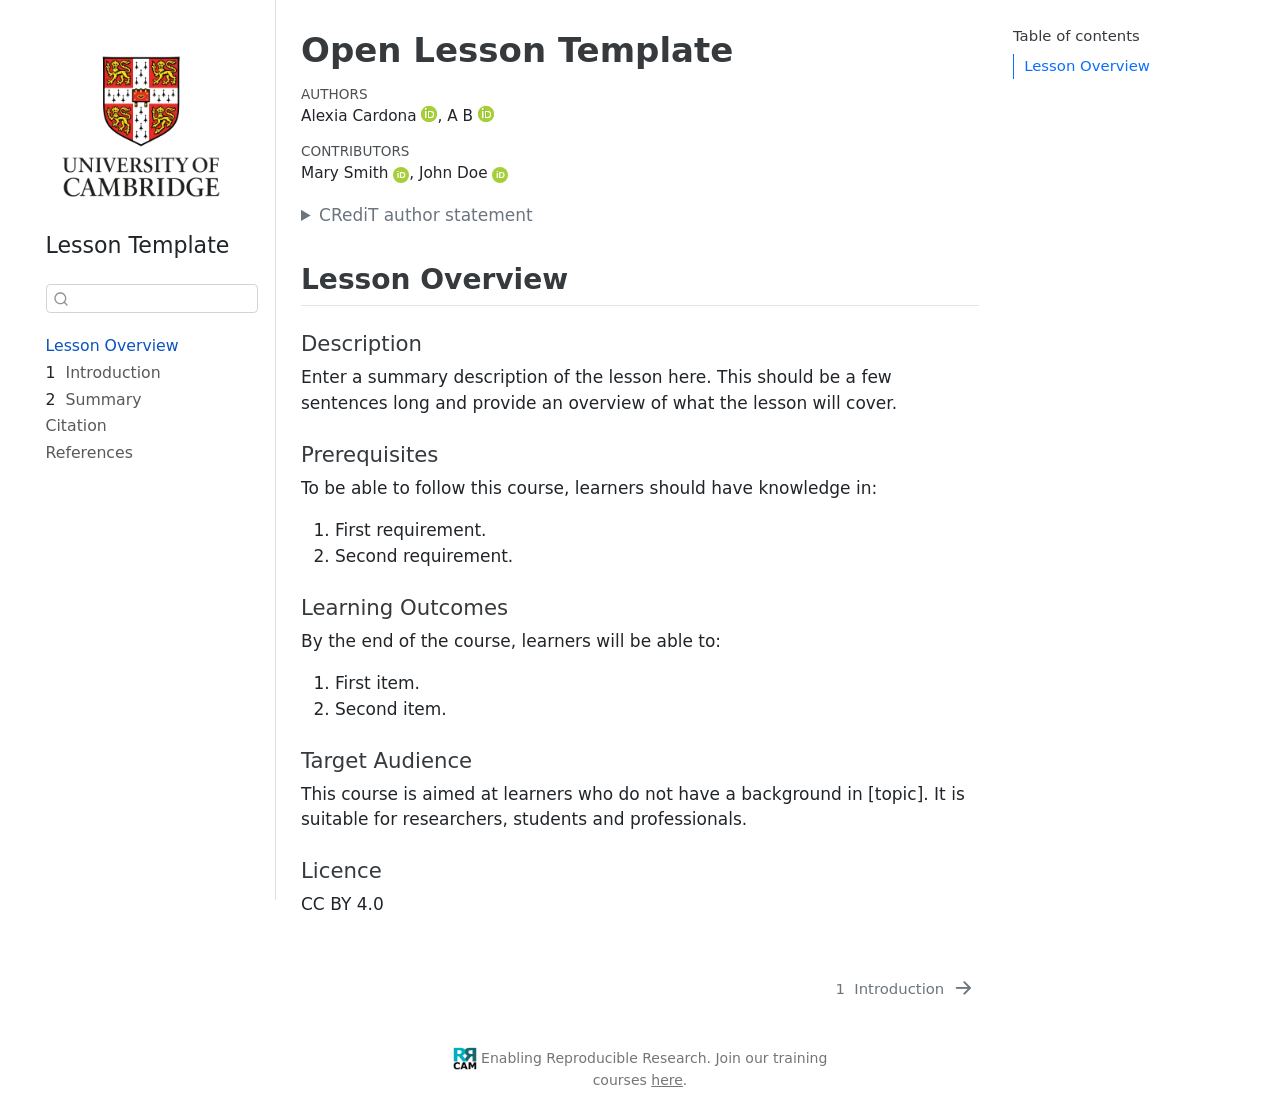
<file: docs/index.html>
<!DOCTYPE html>
<html xmlns="http://www.w3.org/1999/xhtml" lang="en" xml:lang="en"><head>

<meta charset="utf-8">
<meta name="generator" content="quarto-1.3.450">

<meta name="viewport" content="width=device-width, initial-scale=1.0, user-scalable=yes">

<meta name="author" content="Alexia Cardona">
<meta name="author" content="A B">

<title>Open Lesson Template</title>
<style>
code{white-space: pre-wrap;}
span.smallcaps{font-variant: small-caps;}
div.columns{display: flex; gap: min(4vw, 1.5em);}
div.column{flex: auto; overflow-x: auto;}
div.hanging-indent{margin-left: 1.5em; text-indent: -1.5em;}
ul.task-list{list-style: none;}
ul.task-list li input[type="checkbox"] {
  width: 0.8em;
  margin: 0 0.8em 0.2em -1em; /* quarto-specific, see https://github.com/quarto-dev/quarto-cli/issues/4556 */ 
  vertical-align: middle;
}
</style>


<script src="site_libs/quarto-nav/quarto-nav.js"></script>
<script src="site_libs/quarto-nav/headroom.min.js"></script>
<script src="site_libs/clipboard/clipboard.min.js"></script>
<script src="site_libs/quarto-search/autocomplete.umd.js"></script>
<script src="site_libs/quarto-search/fuse.min.js"></script>
<script src="site_libs/quarto-search/quarto-search.js"></script>
<meta name="quarto:offset" content="./">
<link href="./intro.html" rel="next">
<script src="site_libs/quarto-html/quarto.js"></script>
<script src="site_libs/quarto-html/popper.min.js"></script>
<script src="site_libs/quarto-html/tippy.umd.min.js"></script>
<script src="site_libs/quarto-html/anchor.min.js"></script>
<link href="site_libs/quarto-html/tippy.css" rel="stylesheet">
<link href="site_libs/quarto-html/quarto-syntax-highlighting.css" rel="stylesheet" id="quarto-text-highlighting-styles">
<script src="site_libs/bootstrap/bootstrap.min.js"></script>
<link href="site_libs/bootstrap/bootstrap-icons.css" rel="stylesheet">
<link href="site_libs/bootstrap/bootstrap.min.css" rel="stylesheet" id="quarto-bootstrap" data-mode="light">
<script id="quarto-search-options" type="application/json">{
  "location": "sidebar",
  "copy-button": false,
  "collapse-after": 3,
  "panel-placement": "start",
  "type": "textbox",
  "limit": 20,
  "language": {
    "search-no-results-text": "No results",
    "search-matching-documents-text": "matching documents",
    "search-copy-link-title": "Copy link to search",
    "search-hide-matches-text": "Hide additional matches",
    "search-more-match-text": "more match in this document",
    "search-more-matches-text": "more matches in this document",
    "search-clear-button-title": "Clear",
    "search-detached-cancel-button-title": "Cancel",
    "search-submit-button-title": "Submit",
    "search-label": "Search"
  }
}</script>


<link rel="stylesheet" href="styles.css">
</head>

<body class="nav-sidebar floating">

<div id="quarto-search-results"></div>
  <header id="quarto-header" class="headroom fixed-top">
  <nav class="quarto-secondary-nav">
    <div class="container-fluid d-flex">
      <button type="button" class="quarto-btn-toggle btn" data-bs-toggle="collapse" data-bs-target="#quarto-sidebar,#quarto-sidebar-glass" aria-controls="quarto-sidebar" aria-expanded="false" aria-label="Toggle sidebar navigation" onclick="if (window.quartoToggleHeadroom) { window.quartoToggleHeadroom(); }">
        <i class="bi bi-layout-text-sidebar-reverse"></i>
      </button>
      <nav class="quarto-page-breadcrumbs" aria-label="breadcrumb"><ol class="breadcrumb"><li class="breadcrumb-item"><a href="./index.html">Lesson Overview</a></li></ol></nav>
      <a class="flex-grow-1" role="button" data-bs-toggle="collapse" data-bs-target="#quarto-sidebar,#quarto-sidebar-glass" aria-controls="quarto-sidebar" aria-expanded="false" aria-label="Toggle sidebar navigation" onclick="if (window.quartoToggleHeadroom) { window.quartoToggleHeadroom(); }">      
      </a>
      <button type="button" class="btn quarto-search-button" aria-label="" onclick="window.quartoOpenSearch();">
        <i class="bi bi-search"></i>
      </button>
    </div>
  </nav>
</header>
<!-- content -->
<div id="quarto-content" class="quarto-container page-columns page-rows-contents page-layout-article">
<!-- sidebar -->
  <nav id="quarto-sidebar" class="sidebar collapse collapse-horizontal sidebar-navigation floating overflow-auto">
    <div class="pt-lg-2 mt-2 text-left sidebar-header sidebar-header-stacked">
      <a href="./index.html" class="sidebar-logo-link">
      <img src="./images/uoc-logo.png" alt="" class="sidebar-logo py-0 d-lg-inline d-none">
      </a>
    <div class="sidebar-title mb-0 py-0">
      <a href="./">Lesson Template</a> 
    </div>
      </div>
        <div class="mt-2 flex-shrink-0 align-items-center">
        <div class="sidebar-search">
        <div id="quarto-search" class="" title="Search"></div>
        </div>
        </div>
    <div class="sidebar-menu-container"> 
    <ul class="list-unstyled mt-1">
        <li class="sidebar-item">
  <div class="sidebar-item-container"> 
  <a href="./index.html" class="sidebar-item-text sidebar-link active">
 <span class="menu-text">Lesson Overview</span></a>
  </div>
</li>
        <li class="sidebar-item">
  <div class="sidebar-item-container"> 
  <a href="./intro.html" class="sidebar-item-text sidebar-link">
 <span class="menu-text"><span class="chapter-number">1</span>&nbsp; <span class="chapter-title">Introduction</span></span></a>
  </div>
</li>
        <li class="sidebar-item">
  <div class="sidebar-item-container"> 
  <a href="./summary.html" class="sidebar-item-text sidebar-link">
 <span class="menu-text"><span class="chapter-number">2</span>&nbsp; <span class="chapter-title">Summary</span></span></a>
  </div>
</li>
        <li class="sidebar-item">
  <div class="sidebar-item-container"> 
  <a href="./citation.html" class="sidebar-item-text sidebar-link">
 <span class="menu-text">Citation</span></a>
  </div>
</li>
        <li class="sidebar-item">
  <div class="sidebar-item-container"> 
  <a href="./references.html" class="sidebar-item-text sidebar-link">
 <span class="menu-text">References</span></a>
  </div>
</li>
    </ul>
    </div>
</nav>
<div id="quarto-sidebar-glass" data-bs-toggle="collapse" data-bs-target="#quarto-sidebar,#quarto-sidebar-glass"></div>
<!-- margin-sidebar -->
    <div id="quarto-margin-sidebar" class="sidebar margin-sidebar">
        <nav id="TOC" role="doc-toc" class="toc-active">
    <h2 id="toc-title">Table of contents</h2>
   
  <ul>
  <li><a href="#lesson-overview" id="toc-lesson-overview" class="nav-link active" data-scroll-target="#lesson-overview">Lesson Overview</a></li>
  </ul>
</nav>
    </div>
<!-- main -->
<main class="content" id="quarto-document-content">

<header id="title-block-header" class="quarto-title-block default">
<div class="quarto-title">
<h1 class="title">Open Lesson Template</h1>
</div>



<div class="quarto-title-meta">

    <div>
    <div class="quarto-title-meta-heading">Authors</div>
    <div class="quarto-title-meta-contents">
             <p>Alexia Cardona <a href="https://orcid.org/0000-0002-7877-5565" class="quarto-title-author-orcid"> <img src="[data-uri]"></a></p>
             <p>A B <a href="https://orcid.org/0000-0000-0000-0000" class="quarto-title-author-orcid"> <img src="[data-uri]"></a></p>
          </div>
  </div>
    
  
    
  </div>
  

</header>

<div id="contributors-list"><div class="quarto-title-meta-heading">Contributors</div><div class="quarto-title-meta-contents"><p>Mary Smith <a href="https://orcid.org/0000-0000-0000-0000" class="quarto-title-author-orcid" aria-label="ORCID profile"><span aria-hidden="true" style="display: inline-flex; align-items: center; justify-content: center; width: 16px; height: 16px; border-radius: 50%; background: #a6ce39; color: white; font: 700 9px/1 Arial, sans-serif;">iD</span></a>, John Doe <a href="https://orcid.org/0000-0000-0000-0000" class="quarto-title-author-orcid" aria-label="ORCID profile"><span aria-hidden="true" style="display: inline-flex; align-items: center; justify-content: center; width: 16px; height: 16px; border-radius: 50%; background: #a6ce39; color: white; font: 700 9px/1 Arial, sans-serif;">iD</span></a></p></div></div>
<details><summary>CRediT author statement</summary><div style="font-size: 0.8rem; line-height: 1.4;"><p style="margin: 0;">Alexia Cardona: Conceptualization, Methodology, Software, Writing - Original Draft</p><p style="margin: 0;">A B: Data Curation, Investigation, Writing - Review &amp; Editing</p></div></details>
<!--  this script is used to move the contributors list to the authors section of the book and to show multiple authors as comma separated list.  -->
<script>
const contributors = document.querySelector('#contributors-list');
const authorsHeading = Array.from(document.querySelectorAll('.quarto-title-meta-heading'))
    .find((heading) => heading.textContent.trim() === 'Authors');
const authorsContents = authorsHeading?.nextElementSibling;
if (authorsContents) {
    const authorParagraphs = Array.from(authorsContents.querySelectorAll('p'));
    if (authorParagraphs.length > 1) {
        const combinedAuthors = document.createElement('p');
        combinedAuthors.innerHTML = authorParagraphs.map((paragraph) => paragraph.innerHTML.trim()).join(', ');
        authorsContents.replaceChildren(combinedAuthors);
    }
}
const authorsBlock = authorsHeading?.parentElement;
if (contributors && authorsBlock) {
    authorsBlock.appendChild(contributors);
}
</script>
<script>
const creditStatement = document.querySelector('details');
const abstract = document.querySelector('#title-block-header .abstract');
if (creditStatement && abstract) {
    abstract.parentElement.insertBefore(creditStatement, abstract);
}
</script>
<section id="lesson-overview" class="level2 unnumbered">
<h2 class="unnumbered anchored" data-anchor-id="lesson-overview">Lesson Overview</h2>
<section id="description" class="level4">
<h4 class="anchored" data-anchor-id="description">Description</h4>
<p>Enter a summary description of the lesson here. This should be a few sentences long and provide an overview of what the lesson will cover.</p>
</section>
<section id="prerequisites" class="level4">
<h4 class="anchored" data-anchor-id="prerequisites">Prerequisites</h4>
<p>To be able to follow this course, learners should have knowledge in:</p>
<ol type="1">
<li>First requirement.<br>
</li>
<li>Second requirement.</li>
</ol>
</section>
<section id="learning-outcomes" class="level4">
<h4 class="anchored" data-anchor-id="learning-outcomes">Learning Outcomes</h4>
By the end of the course, learners will be able to:
<p></p>
<ol type="1">
<li>First item.</li>
<li>Second item.</li>
</ol>
</section>
<section id="target-audience" class="level4">
<h4 class="anchored" data-anchor-id="target-audience">Target Audience</h4>
<p>This course is aimed at learners who do not have a background in [topic]. It is suitable for researchers, students and professionals.</p>
</section>
<section id="licence" class="level4">
<h4 class="anchored" data-anchor-id="licence">Licence</h4>
<p>CC BY 4.0</p>


</section>
</section>

</main> <!-- /main -->
<script>
document.querySelectorAll('.callout[data-activity-number]').forEach((activity) => {
  const title = activity.querySelector('.callout-title-container');
  if (title) {
    title.textContent = `Activity ${activity.dataset.activityNumber}: ${activity.getAttribute('title')}`;

    const levelInfo = document.createElement('button');
    levelInfo.type = 'button';
    levelInfo.className = 'activity-level-info';
    levelInfo.setAttribute('aria-label', 'Explain activity levels');
    levelInfo.setAttribute('aria-expanded', 'false');
    levelInfo.textContent = 'i';

    const levelPopup = document.createElement('div');
    levelPopup.className = 'activity-level-popup';
    levelPopup.setAttribute('role', 'tooltip');
    levelPopup.hidden = true;
    levelPopup.innerHTML = '<strong>Activity levels</strong><br>●○○ Beginner: introductory concepts and guided steps.<br>●●○ Intermediate: some prior knowledge and independent application.<br>●●● Advanced: complex tasks requiring substantial prior knowledge.';

    levelInfo.addEventListener('click', () => {
      levelPopup.hidden = !levelPopup.hidden;
      levelInfo.setAttribute('aria-expanded', String(!levelPopup.hidden));
    });

    title.append(levelInfo, levelPopup);
  }
});
</script>
<script id="quarto-html-after-body" type="application/javascript">
window.document.addEventListener("DOMContentLoaded", function (event) {
  const toggleBodyColorMode = (bsSheetEl) => {
    const mode = bsSheetEl.getAttribute("data-mode");
    const bodyEl = window.document.querySelector("body");
    if (mode === "dark") {
      bodyEl.classList.add("quarto-dark");
      bodyEl.classList.remove("quarto-light");
    } else {
      bodyEl.classList.add("quarto-light");
      bodyEl.classList.remove("quarto-dark");
    }
  }
  const toggleBodyColorPrimary = () => {
    const bsSheetEl = window.document.querySelector("link#quarto-bootstrap");
    if (bsSheetEl) {
      toggleBodyColorMode(bsSheetEl);
    }
  }
  toggleBodyColorPrimary();  
  const icon = "";
  const anchorJS = new window.AnchorJS();
  anchorJS.options = {
    placement: 'right',
    icon: icon
  };
  anchorJS.add('.anchored');
  const isCodeAnnotation = (el) => {
    for (const clz of el.classList) {
      if (clz.startsWith('code-annotation-')) {                     
        return true;
      }
    }
    return false;
  }
  const clipboard = new window.ClipboardJS('.code-copy-button', {
    text: function(trigger) {
      const codeEl = trigger.previousElementSibling.cloneNode(true);
      for (const childEl of codeEl.children) {
        if (isCodeAnnotation(childEl)) {
          childEl.remove();
        }
      }
      return codeEl.innerText;
    }
  });
  clipboard.on('success', function(e) {
    // button target
    const button = e.trigger;
    // don't keep focus
    button.blur();
    // flash "checked"
    button.classList.add('code-copy-button-checked');
    var currentTitle = button.getAttribute("title");
    button.setAttribute("title", "Copied!");
    let tooltip;
    if (window.bootstrap) {
      button.setAttribute("data-bs-toggle", "tooltip");
      button.setAttribute("data-bs-placement", "left");
      button.setAttribute("data-bs-title", "Copied!");
      tooltip = new bootstrap.Tooltip(button, 
        { trigger: "manual", 
          customClass: "code-copy-button-tooltip",
          offset: [0, -8]});
      tooltip.show();    
    }
    setTimeout(function() {
      if (tooltip) {
        tooltip.hide();
        button.removeAttribute("data-bs-title");
        button.removeAttribute("data-bs-toggle");
        button.removeAttribute("data-bs-placement");
      }
      button.setAttribute("title", currentTitle);
      button.classList.remove('code-copy-button-checked');
    }, 1000);
    // clear code selection
    e.clearSelection();
  });
  function tippyHover(el, contentFn) {
    const config = {
      allowHTML: true,
      content: contentFn,
      maxWidth: 500,
      delay: 100,
      arrow: false,
      appendTo: function(el) {
          return el.parentElement;
      },
      interactive: true,
      interactiveBorder: 10,
      theme: 'quarto',
      placement: 'bottom-start'
    };
    window.tippy(el, config); 
  }
  const noterefs = window.document.querySelectorAll('a[role="doc-noteref"]');
  for (var i=0; i<noterefs.length; i++) {
    const ref = noterefs[i];
    tippyHover(ref, function() {
      // use id or data attribute instead here
      let href = ref.getAttribute('data-footnote-href') || ref.getAttribute('href');
      try { href = new URL(href).hash; } catch {}
      const id = href.replace(/^#\/?/, "");
      const note = window.document.getElementById(id);
      return note.innerHTML;
    });
  }
      let selectedAnnoteEl;
      const selectorForAnnotation = ( cell, annotation) => {
        let cellAttr = 'data-code-cell="' + cell + '"';
        let lineAttr = 'data-code-annotation="' +  annotation + '"';
        const selector = 'span[' + cellAttr + '][' + lineAttr + ']';
        return selector;
      }
      const selectCodeLines = (annoteEl) => {
        const doc = window.document;
        const targetCell = annoteEl.getAttribute("data-target-cell");
        const targetAnnotation = annoteEl.getAttribute("data-target-annotation");
        const annoteSpan = window.document.querySelector(selectorForAnnotation(targetCell, targetAnnotation));
        const lines = annoteSpan.getAttribute("data-code-lines").split(",");
        const lineIds = lines.map((line) => {
          return targetCell + "-" + line;
        })
        let top = null;
        let height = null;
        let parent = null;
        if (lineIds.length > 0) {
            //compute the position of the single el (top and bottom and make a div)
            const el = window.document.getElementById(lineIds[0]);
            top = el.offsetTop;
            height = el.offsetHeight;
            parent = el.parentElement.parentElement;
          if (lineIds.length > 1) {
            const lastEl = window.document.getElementById(lineIds[lineIds.length - 1]);
            const bottom = lastEl.offsetTop + lastEl.offsetHeight;
            height = bottom - top;
          }
          if (top !== null && height !== null && parent !== null) {
            // cook up a div (if necessary) and position it 
            let div = window.document.getElementById("code-annotation-line-highlight");
            if (div === null) {
              div = window.document.createElement("div");
              div.setAttribute("id", "code-annotation-line-highlight");
              div.style.position = 'absolute';
              parent.appendChild(div);
            }
            div.style.top = top - 2 + "px";
            div.style.height = height + 4 + "px";
            let gutterDiv = window.document.getElementById("code-annotation-line-highlight-gutter");
            if (gutterDiv === null) {
              gutterDiv = window.document.createElement("div");
              gutterDiv.setAttribute("id", "code-annotation-line-highlight-gutter");
              gutterDiv.style.position = 'absolute';
              const codeCell = window.document.getElementById(targetCell);
              const gutter = codeCell.querySelector('.code-annotation-gutter');
              gutter.appendChild(gutterDiv);
            }
            gutterDiv.style.top = top - 2 + "px";
            gutterDiv.style.height = height + 4 + "px";
          }
          selectedAnnoteEl = annoteEl;
        }
      };
      const unselectCodeLines = () => {
        const elementsIds = ["code-annotation-line-highlight", "code-annotation-line-highlight-gutter"];
        elementsIds.forEach((elId) => {
          const div = window.document.getElementById(elId);
          if (div) {
            div.remove();
          }
        });
        selectedAnnoteEl = undefined;
      };
      // Attach click handler to the DT
      const annoteDls = window.document.querySelectorAll('dt[data-target-cell]');
      for (const annoteDlNode of annoteDls) {
        annoteDlNode.addEventListener('click', (event) => {
          const clickedEl = event.target;
          if (clickedEl !== selectedAnnoteEl) {
            unselectCodeLines();
            const activeEl = window.document.querySelector('dt[data-target-cell].code-annotation-active');
            if (activeEl) {
              activeEl.classList.remove('code-annotation-active');
            }
            selectCodeLines(clickedEl);
            clickedEl.classList.add('code-annotation-active');
          } else {
            // Unselect the line
            unselectCodeLines();
            clickedEl.classList.remove('code-annotation-active');
          }
        });
      }
  const findCites = (el) => {
    const parentEl = el.parentElement;
    if (parentEl) {
      const cites = parentEl.dataset.cites;
      if (cites) {
        return {
          el,
          cites: cites.split(' ')
        };
      } else {
        return findCites(el.parentElement)
      }
    } else {
      return undefined;
    }
  };
  var bibliorefs = window.document.querySelectorAll('a[role="doc-biblioref"]');
  for (var i=0; i<bibliorefs.length; i++) {
    const ref = bibliorefs[i];
    const citeInfo = findCites(ref);
    if (citeInfo) {
      tippyHover(citeInfo.el, function() {
        var popup = window.document.createElement('div');
        citeInfo.cites.forEach(function(cite) {
          var citeDiv = window.document.createElement('div');
          citeDiv.classList.add('hanging-indent');
          citeDiv.classList.add('csl-entry');
          var biblioDiv = window.document.getElementById('ref-' + cite);
          if (biblioDiv) {
            citeDiv.innerHTML = biblioDiv.innerHTML;
          }
          popup.appendChild(citeDiv);
        });
        return popup.innerHTML;
      });
    }
  }
});
</script>
<nav class="page-navigation">
  <div class="nav-page nav-page-previous">
  </div>
  <div class="nav-page nav-page-next">
      <a href="./intro.html" class="pagination-link">
        <span class="nav-page-text"><span class="chapter-number">1</span>&nbsp; <span class="chapter-title">Introduction</span></span> <i class="bi bi-arrow-right-short"></i>
      </a>
  </div>
</nav>
</div> <!-- /content -->
<footer class="footer">
  <div class="nav-footer">
    <div class="nav-footer-left">
      &nbsp;
    </div>   
    <div class="nav-footer-center"><img src="images/rrcam-logo.webp" class="img-fluid" width="24" alt="RRCam logo"> Enabling Reproducible Research. Join our training courses <a href="https://www.reproducibleresearchcambridge.co.uk/">here</a>.</div>
    <div class="nav-footer-right">
      &nbsp;
    </div>
  </div>
</footer>



</body></html>
</file>
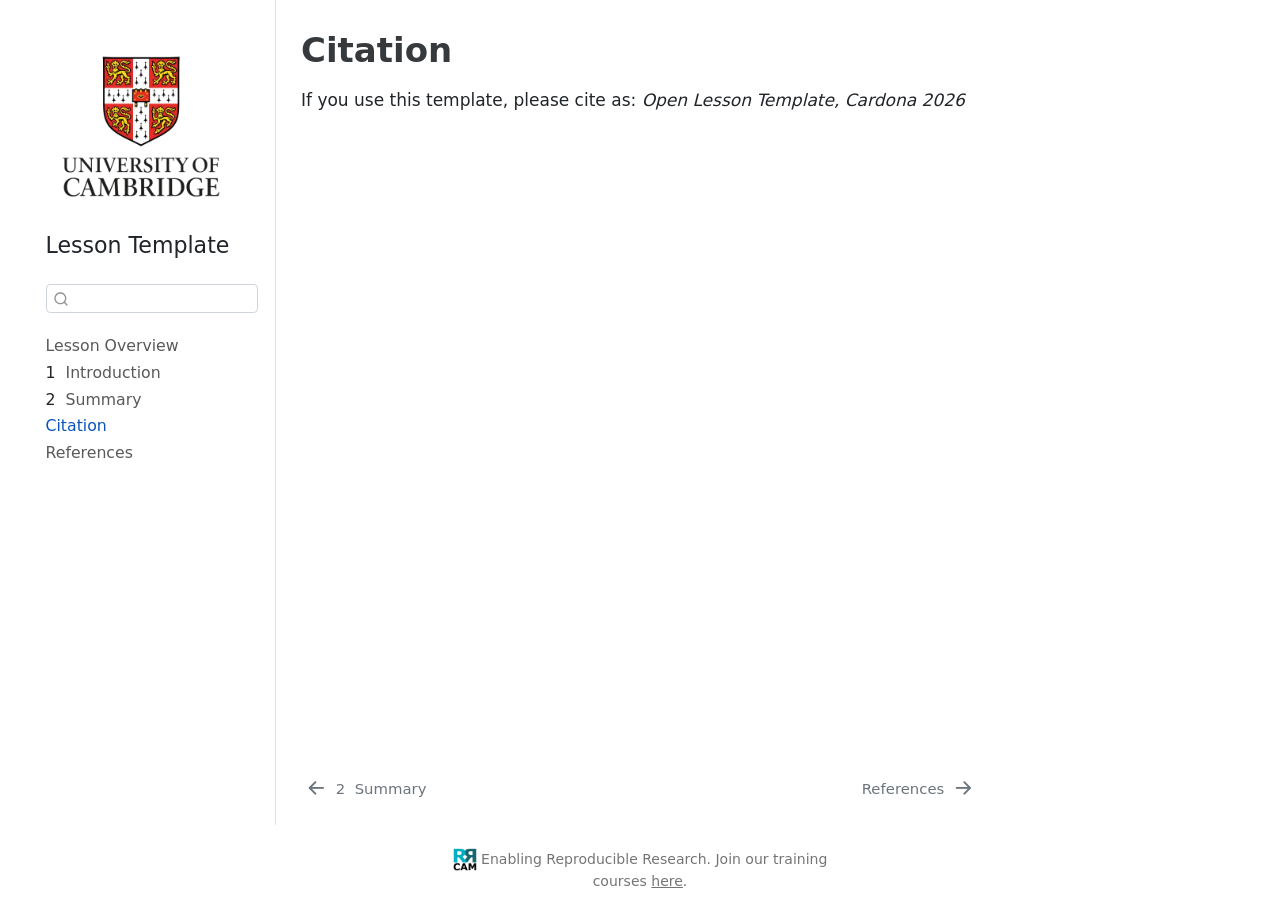
<file: docs/citation.html>
<!DOCTYPE html>
<html xmlns="http://www.w3.org/1999/xhtml" lang="en" xml:lang="en"><head>

<meta charset="utf-8">
<meta name="generator" content="quarto-1.3.450">

<meta name="viewport" content="width=device-width, initial-scale=1.0, user-scalable=yes">


<title>Open Lesson Template - Citation</title>
<style>
code{white-space: pre-wrap;}
span.smallcaps{font-variant: small-caps;}
div.columns{display: flex; gap: min(4vw, 1.5em);}
div.column{flex: auto; overflow-x: auto;}
div.hanging-indent{margin-left: 1.5em; text-indent: -1.5em;}
ul.task-list{list-style: none;}
ul.task-list li input[type="checkbox"] {
  width: 0.8em;
  margin: 0 0.8em 0.2em -1em; /* quarto-specific, see https://github.com/quarto-dev/quarto-cli/issues/4556 */ 
  vertical-align: middle;
}
</style>


<script src="site_libs/quarto-nav/quarto-nav.js"></script>
<script src="site_libs/quarto-nav/headroom.min.js"></script>
<script src="site_libs/clipboard/clipboard.min.js"></script>
<script src="site_libs/quarto-search/autocomplete.umd.js"></script>
<script src="site_libs/quarto-search/fuse.min.js"></script>
<script src="site_libs/quarto-search/quarto-search.js"></script>
<meta name="quarto:offset" content="./">
<link href="./references.html" rel="next">
<link href="./summary.html" rel="prev">
<script src="site_libs/quarto-html/quarto.js"></script>
<script src="site_libs/quarto-html/popper.min.js"></script>
<script src="site_libs/quarto-html/tippy.umd.min.js"></script>
<script src="site_libs/quarto-html/anchor.min.js"></script>
<link href="site_libs/quarto-html/tippy.css" rel="stylesheet">
<link href="site_libs/quarto-html/quarto-syntax-highlighting.css" rel="stylesheet" id="quarto-text-highlighting-styles">
<script src="site_libs/bootstrap/bootstrap.min.js"></script>
<link href="site_libs/bootstrap/bootstrap-icons.css" rel="stylesheet">
<link href="site_libs/bootstrap/bootstrap.min.css" rel="stylesheet" id="quarto-bootstrap" data-mode="light">
<script id="quarto-search-options" type="application/json">{
  "location": "sidebar",
  "copy-button": false,
  "collapse-after": 3,
  "panel-placement": "start",
  "type": "textbox",
  "limit": 20,
  "language": {
    "search-no-results-text": "No results",
    "search-matching-documents-text": "matching documents",
    "search-copy-link-title": "Copy link to search",
    "search-hide-matches-text": "Hide additional matches",
    "search-more-match-text": "more match in this document",
    "search-more-matches-text": "more matches in this document",
    "search-clear-button-title": "Clear",
    "search-detached-cancel-button-title": "Cancel",
    "search-submit-button-title": "Submit",
    "search-label": "Search"
  }
}</script>


<link rel="stylesheet" href="styles.css">
</head>

<body class="nav-sidebar floating">

<div id="quarto-search-results"></div>
  <header id="quarto-header" class="headroom fixed-top">
  <nav class="quarto-secondary-nav">
    <div class="container-fluid d-flex">
      <button type="button" class="quarto-btn-toggle btn" data-bs-toggle="collapse" data-bs-target="#quarto-sidebar,#quarto-sidebar-glass" aria-controls="quarto-sidebar" aria-expanded="false" aria-label="Toggle sidebar navigation" onclick="if (window.quartoToggleHeadroom) { window.quartoToggleHeadroom(); }">
        <i class="bi bi-layout-text-sidebar-reverse"></i>
      </button>
      <nav class="quarto-page-breadcrumbs" aria-label="breadcrumb"><ol class="breadcrumb"><li class="breadcrumb-item"><a href="./citation.html">Citation</a></li></ol></nav>
      <a class="flex-grow-1" role="button" data-bs-toggle="collapse" data-bs-target="#quarto-sidebar,#quarto-sidebar-glass" aria-controls="quarto-sidebar" aria-expanded="false" aria-label="Toggle sidebar navigation" onclick="if (window.quartoToggleHeadroom) { window.quartoToggleHeadroom(); }">      
      </a>
      <button type="button" class="btn quarto-search-button" aria-label="" onclick="window.quartoOpenSearch();">
        <i class="bi bi-search"></i>
      </button>
    </div>
  </nav>
</header>
<!-- content -->
<div id="quarto-content" class="quarto-container page-columns page-rows-contents page-layout-article">
<!-- sidebar -->
  <nav id="quarto-sidebar" class="sidebar collapse collapse-horizontal sidebar-navigation floating overflow-auto">
    <div class="pt-lg-2 mt-2 text-left sidebar-header sidebar-header-stacked">
      <a href="./index.html" class="sidebar-logo-link">
      <img src="./images/uoc-logo.png" alt="" class="sidebar-logo py-0 d-lg-inline d-none">
      </a>
    <div class="sidebar-title mb-0 py-0">
      <a href="./">Lesson Template</a> 
    </div>
      </div>
        <div class="mt-2 flex-shrink-0 align-items-center">
        <div class="sidebar-search">
        <div id="quarto-search" class="" title="Search"></div>
        </div>
        </div>
    <div class="sidebar-menu-container"> 
    <ul class="list-unstyled mt-1">
        <li class="sidebar-item">
  <div class="sidebar-item-container"> 
  <a href="./index.html" class="sidebar-item-text sidebar-link">
 <span class="menu-text">Lesson Overview</span></a>
  </div>
</li>
        <li class="sidebar-item">
  <div class="sidebar-item-container"> 
  <a href="./intro.html" class="sidebar-item-text sidebar-link">
 <span class="menu-text"><span class="chapter-number">1</span>&nbsp; <span class="chapter-title">Introduction</span></span></a>
  </div>
</li>
        <li class="sidebar-item">
  <div class="sidebar-item-container"> 
  <a href="./summary.html" class="sidebar-item-text sidebar-link">
 <span class="menu-text"><span class="chapter-number">2</span>&nbsp; <span class="chapter-title">Summary</span></span></a>
  </div>
</li>
        <li class="sidebar-item">
  <div class="sidebar-item-container"> 
  <a href="./citation.html" class="sidebar-item-text sidebar-link active">
 <span class="menu-text">Citation</span></a>
  </div>
</li>
        <li class="sidebar-item">
  <div class="sidebar-item-container"> 
  <a href="./references.html" class="sidebar-item-text sidebar-link">
 <span class="menu-text">References</span></a>
  </div>
</li>
    </ul>
    </div>
</nav>
<div id="quarto-sidebar-glass" data-bs-toggle="collapse" data-bs-target="#quarto-sidebar,#quarto-sidebar-glass"></div>
<!-- margin-sidebar -->
    <div id="quarto-margin-sidebar" class="sidebar margin-sidebar">
        
    </div>
<!-- main -->
<main class="content" id="quarto-document-content">

<header id="title-block-header" class="quarto-title-block default">
<div class="quarto-title">
<h1 class="title">Citation</h1>
</div>



<div class="quarto-title-meta">

    
  
    
  </div>
  

</header>

<p>If you use this template, please cite as: <em>Open Lesson Template, Cardona 2026</em></p>



</main> <!-- /main -->
<script>
document.querySelectorAll('.callout[data-activity-number]').forEach((activity) => {
  const title = activity.querySelector('.callout-title-container');
  if (title) {
    title.textContent = `Activity ${activity.dataset.activityNumber}: ${activity.getAttribute('title')}`;

    const levelInfo = document.createElement('button');
    levelInfo.type = 'button';
    levelInfo.className = 'activity-level-info';
    levelInfo.setAttribute('aria-label', 'Explain activity levels');
    levelInfo.setAttribute('aria-expanded', 'false');
    levelInfo.textContent = 'i';

    const levelPopup = document.createElement('div');
    levelPopup.className = 'activity-level-popup';
    levelPopup.setAttribute('role', 'tooltip');
    levelPopup.hidden = true;
    levelPopup.innerHTML = '<strong>Activity levels</strong><br>●○○ Beginner: introductory concepts and guided steps.<br>●●○ Intermediate: some prior knowledge and independent application.<br>●●● Advanced: complex tasks requiring substantial prior knowledge.';

    levelInfo.addEventListener('click', () => {
      levelPopup.hidden = !levelPopup.hidden;
      levelInfo.setAttribute('aria-expanded', String(!levelPopup.hidden));
    });

    title.append(levelInfo, levelPopup);
  }
});
</script>
<script id="quarto-html-after-body" type="application/javascript">
window.document.addEventListener("DOMContentLoaded", function (event) {
  const toggleBodyColorMode = (bsSheetEl) => {
    const mode = bsSheetEl.getAttribute("data-mode");
    const bodyEl = window.document.querySelector("body");
    if (mode === "dark") {
      bodyEl.classList.add("quarto-dark");
      bodyEl.classList.remove("quarto-light");
    } else {
      bodyEl.classList.add("quarto-light");
      bodyEl.classList.remove("quarto-dark");
    }
  }
  const toggleBodyColorPrimary = () => {
    const bsSheetEl = window.document.querySelector("link#quarto-bootstrap");
    if (bsSheetEl) {
      toggleBodyColorMode(bsSheetEl);
    }
  }
  toggleBodyColorPrimary();  
  const icon = "";
  const anchorJS = new window.AnchorJS();
  anchorJS.options = {
    placement: 'right',
    icon: icon
  };
  anchorJS.add('.anchored');
  const isCodeAnnotation = (el) => {
    for (const clz of el.classList) {
      if (clz.startsWith('code-annotation-')) {                     
        return true;
      }
    }
    return false;
  }
  const clipboard = new window.ClipboardJS('.code-copy-button', {
    text: function(trigger) {
      const codeEl = trigger.previousElementSibling.cloneNode(true);
      for (const childEl of codeEl.children) {
        if (isCodeAnnotation(childEl)) {
          childEl.remove();
        }
      }
      return codeEl.innerText;
    }
  });
  clipboard.on('success', function(e) {
    // button target
    const button = e.trigger;
    // don't keep focus
    button.blur();
    // flash "checked"
    button.classList.add('code-copy-button-checked');
    var currentTitle = button.getAttribute("title");
    button.setAttribute("title", "Copied!");
    let tooltip;
    if (window.bootstrap) {
      button.setAttribute("data-bs-toggle", "tooltip");
      button.setAttribute("data-bs-placement", "left");
      button.setAttribute("data-bs-title", "Copied!");
      tooltip = new bootstrap.Tooltip(button, 
        { trigger: "manual", 
          customClass: "code-copy-button-tooltip",
          offset: [0, -8]});
      tooltip.show();    
    }
    setTimeout(function() {
      if (tooltip) {
        tooltip.hide();
        button.removeAttribute("data-bs-title");
        button.removeAttribute("data-bs-toggle");
        button.removeAttribute("data-bs-placement");
      }
      button.setAttribute("title", currentTitle);
      button.classList.remove('code-copy-button-checked');
    }, 1000);
    // clear code selection
    e.clearSelection();
  });
  function tippyHover(el, contentFn) {
    const config = {
      allowHTML: true,
      content: contentFn,
      maxWidth: 500,
      delay: 100,
      arrow: false,
      appendTo: function(el) {
          return el.parentElement;
      },
      interactive: true,
      interactiveBorder: 10,
      theme: 'quarto',
      placement: 'bottom-start'
    };
    window.tippy(el, config); 
  }
  const noterefs = window.document.querySelectorAll('a[role="doc-noteref"]');
  for (var i=0; i<noterefs.length; i++) {
    const ref = noterefs[i];
    tippyHover(ref, function() {
      // use id or data attribute instead here
      let href = ref.getAttribute('data-footnote-href') || ref.getAttribute('href');
      try { href = new URL(href).hash; } catch {}
      const id = href.replace(/^#\/?/, "");
      const note = window.document.getElementById(id);
      return note.innerHTML;
    });
  }
      let selectedAnnoteEl;
      const selectorForAnnotation = ( cell, annotation) => {
        let cellAttr = 'data-code-cell="' + cell + '"';
        let lineAttr = 'data-code-annotation="' +  annotation + '"';
        const selector = 'span[' + cellAttr + '][' + lineAttr + ']';
        return selector;
      }
      const selectCodeLines = (annoteEl) => {
        const doc = window.document;
        const targetCell = annoteEl.getAttribute("data-target-cell");
        const targetAnnotation = annoteEl.getAttribute("data-target-annotation");
        const annoteSpan = window.document.querySelector(selectorForAnnotation(targetCell, targetAnnotation));
        const lines = annoteSpan.getAttribute("data-code-lines").split(",");
        const lineIds = lines.map((line) => {
          return targetCell + "-" + line;
        })
        let top = null;
        let height = null;
        let parent = null;
        if (lineIds.length > 0) {
            //compute the position of the single el (top and bottom and make a div)
            const el = window.document.getElementById(lineIds[0]);
            top = el.offsetTop;
            height = el.offsetHeight;
            parent = el.parentElement.parentElement;
          if (lineIds.length > 1) {
            const lastEl = window.document.getElementById(lineIds[lineIds.length - 1]);
            const bottom = lastEl.offsetTop + lastEl.offsetHeight;
            height = bottom - top;
          }
          if (top !== null && height !== null && parent !== null) {
            // cook up a div (if necessary) and position it 
            let div = window.document.getElementById("code-annotation-line-highlight");
            if (div === null) {
              div = window.document.createElement("div");
              div.setAttribute("id", "code-annotation-line-highlight");
              div.style.position = 'absolute';
              parent.appendChild(div);
            }
            div.style.top = top - 2 + "px";
            div.style.height = height + 4 + "px";
            let gutterDiv = window.document.getElementById("code-annotation-line-highlight-gutter");
            if (gutterDiv === null) {
              gutterDiv = window.document.createElement("div");
              gutterDiv.setAttribute("id", "code-annotation-line-highlight-gutter");
              gutterDiv.style.position = 'absolute';
              const codeCell = window.document.getElementById(targetCell);
              const gutter = codeCell.querySelector('.code-annotation-gutter');
              gutter.appendChild(gutterDiv);
            }
            gutterDiv.style.top = top - 2 + "px";
            gutterDiv.style.height = height + 4 + "px";
          }
          selectedAnnoteEl = annoteEl;
        }
      };
      const unselectCodeLines = () => {
        const elementsIds = ["code-annotation-line-highlight", "code-annotation-line-highlight-gutter"];
        elementsIds.forEach((elId) => {
          const div = window.document.getElementById(elId);
          if (div) {
            div.remove();
          }
        });
        selectedAnnoteEl = undefined;
      };
      // Attach click handler to the DT
      const annoteDls = window.document.querySelectorAll('dt[data-target-cell]');
      for (const annoteDlNode of annoteDls) {
        annoteDlNode.addEventListener('click', (event) => {
          const clickedEl = event.target;
          if (clickedEl !== selectedAnnoteEl) {
            unselectCodeLines();
            const activeEl = window.document.querySelector('dt[data-target-cell].code-annotation-active');
            if (activeEl) {
              activeEl.classList.remove('code-annotation-active');
            }
            selectCodeLines(clickedEl);
            clickedEl.classList.add('code-annotation-active');
          } else {
            // Unselect the line
            unselectCodeLines();
            clickedEl.classList.remove('code-annotation-active');
          }
        });
      }
  const findCites = (el) => {
    const parentEl = el.parentElement;
    if (parentEl) {
      const cites = parentEl.dataset.cites;
      if (cites) {
        return {
          el,
          cites: cites.split(' ')
        };
      } else {
        return findCites(el.parentElement)
      }
    } else {
      return undefined;
    }
  };
  var bibliorefs = window.document.querySelectorAll('a[role="doc-biblioref"]');
  for (var i=0; i<bibliorefs.length; i++) {
    const ref = bibliorefs[i];
    const citeInfo = findCites(ref);
    if (citeInfo) {
      tippyHover(citeInfo.el, function() {
        var popup = window.document.createElement('div');
        citeInfo.cites.forEach(function(cite) {
          var citeDiv = window.document.createElement('div');
          citeDiv.classList.add('hanging-indent');
          citeDiv.classList.add('csl-entry');
          var biblioDiv = window.document.getElementById('ref-' + cite);
          if (biblioDiv) {
            citeDiv.innerHTML = biblioDiv.innerHTML;
          }
          popup.appendChild(citeDiv);
        });
        return popup.innerHTML;
      });
    }
  }
});
</script>
<nav class="page-navigation">
  <div class="nav-page nav-page-previous">
      <a href="./summary.html" class="pagination-link">
        <i class="bi bi-arrow-left-short"></i> <span class="nav-page-text"><span class="chapter-number">2</span>&nbsp; <span class="chapter-title">Summary</span></span>
      </a>          
  </div>
  <div class="nav-page nav-page-next">
      <a href="./references.html" class="pagination-link">
        <span class="nav-page-text">References</span> <i class="bi bi-arrow-right-short"></i>
      </a>
  </div>
</nav>
</div> <!-- /content -->
<footer class="footer">
  <div class="nav-footer">
    <div class="nav-footer-left">
      &nbsp;
    </div>   
    <div class="nav-footer-center"><img src="images/rrcam-logo.webp" class="img-fluid" width="24" alt="RRCam logo"> Enabling Reproducible Research. Join our training courses <a href="https://www.reproducibleresearchcambridge.co.uk/">here</a>.</div>
    <div class="nav-footer-right">
      &nbsp;
    </div>
  </div>
</footer>



</body></html>
</file>
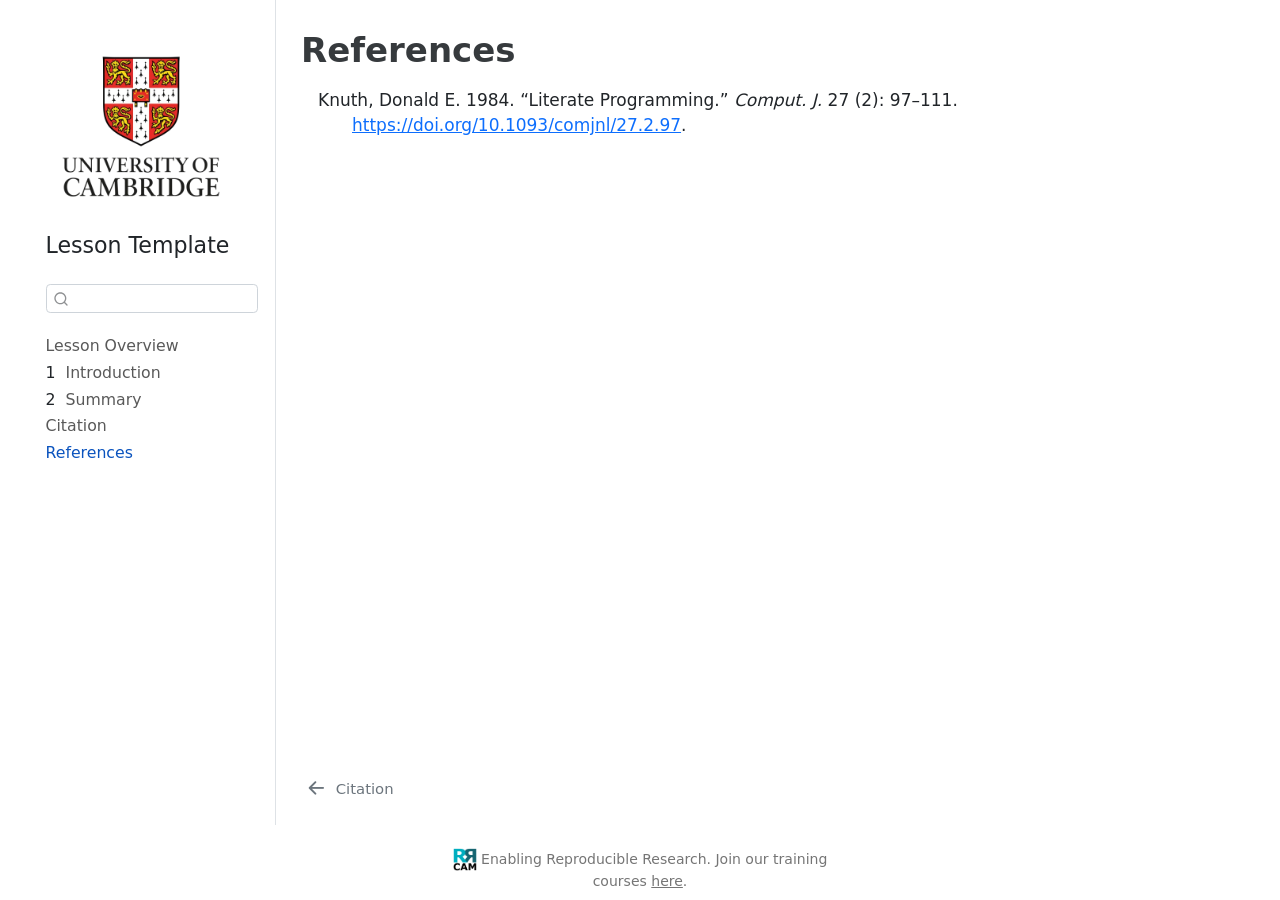
<file: docs/references.html>
<!DOCTYPE html>
<html xmlns="http://www.w3.org/1999/xhtml" lang="en" xml:lang="en"><head>

<meta charset="utf-8">
<meta name="generator" content="quarto-1.3.450">

<meta name="viewport" content="width=device-width, initial-scale=1.0, user-scalable=yes">


<title>Open Lesson Template - References</title>
<style>
code{white-space: pre-wrap;}
span.smallcaps{font-variant: small-caps;}
div.columns{display: flex; gap: min(4vw, 1.5em);}
div.column{flex: auto; overflow-x: auto;}
div.hanging-indent{margin-left: 1.5em; text-indent: -1.5em;}
ul.task-list{list-style: none;}
ul.task-list li input[type="checkbox"] {
  width: 0.8em;
  margin: 0 0.8em 0.2em -1em; /* quarto-specific, see https://github.com/quarto-dev/quarto-cli/issues/4556 */ 
  vertical-align: middle;
}
/* CSS for citations */
div.csl-bib-body { }
div.csl-entry {
  clear: both;
}
.hanging-indent div.csl-entry {
  margin-left:2em;
  text-indent:-2em;
}
div.csl-left-margin {
  min-width:2em;
  float:left;
}
div.csl-right-inline {
  margin-left:2em;
  padding-left:1em;
}
div.csl-indent {
  margin-left: 2em;
}</style>


<script src="site_libs/quarto-nav/quarto-nav.js"></script>
<script src="site_libs/quarto-nav/headroom.min.js"></script>
<script src="site_libs/clipboard/clipboard.min.js"></script>
<script src="site_libs/quarto-search/autocomplete.umd.js"></script>
<script src="site_libs/quarto-search/fuse.min.js"></script>
<script src="site_libs/quarto-search/quarto-search.js"></script>
<meta name="quarto:offset" content="./">
<link href="./citation.html" rel="prev">
<script src="site_libs/quarto-html/quarto.js"></script>
<script src="site_libs/quarto-html/popper.min.js"></script>
<script src="site_libs/quarto-html/tippy.umd.min.js"></script>
<script src="site_libs/quarto-html/anchor.min.js"></script>
<link href="site_libs/quarto-html/tippy.css" rel="stylesheet">
<link href="site_libs/quarto-html/quarto-syntax-highlighting.css" rel="stylesheet" id="quarto-text-highlighting-styles">
<script src="site_libs/bootstrap/bootstrap.min.js"></script>
<link href="site_libs/bootstrap/bootstrap-icons.css" rel="stylesheet">
<link href="site_libs/bootstrap/bootstrap.min.css" rel="stylesheet" id="quarto-bootstrap" data-mode="light">
<script id="quarto-search-options" type="application/json">{
  "location": "sidebar",
  "copy-button": false,
  "collapse-after": 3,
  "panel-placement": "start",
  "type": "textbox",
  "limit": 20,
  "language": {
    "search-no-results-text": "No results",
    "search-matching-documents-text": "matching documents",
    "search-copy-link-title": "Copy link to search",
    "search-hide-matches-text": "Hide additional matches",
    "search-more-match-text": "more match in this document",
    "search-more-matches-text": "more matches in this document",
    "search-clear-button-title": "Clear",
    "search-detached-cancel-button-title": "Cancel",
    "search-submit-button-title": "Submit",
    "search-label": "Search"
  }
}</script>


<link rel="stylesheet" href="styles.css">
</head>

<body class="nav-sidebar floating">

<div id="quarto-search-results"></div>
  <header id="quarto-header" class="headroom fixed-top">
  <nav class="quarto-secondary-nav">
    <div class="container-fluid d-flex">
      <button type="button" class="quarto-btn-toggle btn" data-bs-toggle="collapse" data-bs-target="#quarto-sidebar,#quarto-sidebar-glass" aria-controls="quarto-sidebar" aria-expanded="false" aria-label="Toggle sidebar navigation" onclick="if (window.quartoToggleHeadroom) { window.quartoToggleHeadroom(); }">
        <i class="bi bi-layout-text-sidebar-reverse"></i>
      </button>
      <nav class="quarto-page-breadcrumbs" aria-label="breadcrumb"><ol class="breadcrumb"><li class="breadcrumb-item"><a href="./references.html">References</a></li></ol></nav>
      <a class="flex-grow-1" role="button" data-bs-toggle="collapse" data-bs-target="#quarto-sidebar,#quarto-sidebar-glass" aria-controls="quarto-sidebar" aria-expanded="false" aria-label="Toggle sidebar navigation" onclick="if (window.quartoToggleHeadroom) { window.quartoToggleHeadroom(); }">      
      </a>
      <button type="button" class="btn quarto-search-button" aria-label="" onclick="window.quartoOpenSearch();">
        <i class="bi bi-search"></i>
      </button>
    </div>
  </nav>
</header>
<!-- content -->
<div id="quarto-content" class="quarto-container page-columns page-rows-contents page-layout-article">
<!-- sidebar -->
  <nav id="quarto-sidebar" class="sidebar collapse collapse-horizontal sidebar-navigation floating overflow-auto">
    <div class="pt-lg-2 mt-2 text-left sidebar-header sidebar-header-stacked">
      <a href="./index.html" class="sidebar-logo-link">
      <img src="./images/uoc-logo.png" alt="" class="sidebar-logo py-0 d-lg-inline d-none">
      </a>
    <div class="sidebar-title mb-0 py-0">
      <a href="./">Lesson Template</a> 
    </div>
      </div>
        <div class="mt-2 flex-shrink-0 align-items-center">
        <div class="sidebar-search">
        <div id="quarto-search" class="" title="Search"></div>
        </div>
        </div>
    <div class="sidebar-menu-container"> 
    <ul class="list-unstyled mt-1">
        <li class="sidebar-item">
  <div class="sidebar-item-container"> 
  <a href="./index.html" class="sidebar-item-text sidebar-link">
 <span class="menu-text">Lesson Overview</span></a>
  </div>
</li>
        <li class="sidebar-item">
  <div class="sidebar-item-container"> 
  <a href="./intro.html" class="sidebar-item-text sidebar-link">
 <span class="menu-text"><span class="chapter-number">1</span>&nbsp; <span class="chapter-title">Introduction</span></span></a>
  </div>
</li>
        <li class="sidebar-item">
  <div class="sidebar-item-container"> 
  <a href="./summary.html" class="sidebar-item-text sidebar-link">
 <span class="menu-text"><span class="chapter-number">2</span>&nbsp; <span class="chapter-title">Summary</span></span></a>
  </div>
</li>
        <li class="sidebar-item">
  <div class="sidebar-item-container"> 
  <a href="./citation.html" class="sidebar-item-text sidebar-link">
 <span class="menu-text">Citation</span></a>
  </div>
</li>
        <li class="sidebar-item">
  <div class="sidebar-item-container"> 
  <a href="./references.html" class="sidebar-item-text sidebar-link active">
 <span class="menu-text">References</span></a>
  </div>
</li>
    </ul>
    </div>
</nav>
<div id="quarto-sidebar-glass" data-bs-toggle="collapse" data-bs-target="#quarto-sidebar,#quarto-sidebar-glass"></div>
<!-- margin-sidebar -->
    <div id="quarto-margin-sidebar" class="sidebar margin-sidebar">
        
    </div>
<!-- main -->
<main class="content" id="quarto-document-content">

<header id="title-block-header" class="quarto-title-block default">
<div class="quarto-title">
<h1 class="title">References</h1>
</div>



<div class="quarto-title-meta">

    
  
    
  </div>
  

</header>

<div id="refs" class="references csl-bib-body hanging-indent" role="list">
<div id="ref-knuth84" class="csl-entry" role="listitem">
Knuth, Donald E. 1984. <span>“Literate Programming.”</span> <em>Comput.
J.</em> 27 (2): 97–111. <a href="https://doi.org/10.1093/comjnl/27.2.97">https://doi.org/10.1093/comjnl/27.2.97</a>.
</div>
</div>



</main> <!-- /main -->
<script>
document.querySelectorAll('.callout[data-activity-number]').forEach((activity) => {
  const title = activity.querySelector('.callout-title-container');
  if (title) {
    title.textContent = `Activity ${activity.dataset.activityNumber}: ${activity.getAttribute('title')}`;

    const levelInfo = document.createElement('button');
    levelInfo.type = 'button';
    levelInfo.className = 'activity-level-info';
    levelInfo.setAttribute('aria-label', 'Explain activity levels');
    levelInfo.setAttribute('aria-expanded', 'false');
    levelInfo.textContent = 'i';

    const levelPopup = document.createElement('div');
    levelPopup.className = 'activity-level-popup';
    levelPopup.setAttribute('role', 'tooltip');
    levelPopup.hidden = true;
    levelPopup.innerHTML = '<strong>Activity levels</strong><br>●○○ Beginner: introductory concepts and guided steps.<br>●●○ Intermediate: some prior knowledge and independent application.<br>●●● Advanced: complex tasks requiring substantial prior knowledge.';

    levelInfo.addEventListener('click', () => {
      levelPopup.hidden = !levelPopup.hidden;
      levelInfo.setAttribute('aria-expanded', String(!levelPopup.hidden));
    });

    title.append(levelInfo, levelPopup);
  }
});
</script>
<script id="quarto-html-after-body" type="application/javascript">
window.document.addEventListener("DOMContentLoaded", function (event) {
  const toggleBodyColorMode = (bsSheetEl) => {
    const mode = bsSheetEl.getAttribute("data-mode");
    const bodyEl = window.document.querySelector("body");
    if (mode === "dark") {
      bodyEl.classList.add("quarto-dark");
      bodyEl.classList.remove("quarto-light");
    } else {
      bodyEl.classList.add("quarto-light");
      bodyEl.classList.remove("quarto-dark");
    }
  }
  const toggleBodyColorPrimary = () => {
    const bsSheetEl = window.document.querySelector("link#quarto-bootstrap");
    if (bsSheetEl) {
      toggleBodyColorMode(bsSheetEl);
    }
  }
  toggleBodyColorPrimary();  
  const icon = "";
  const anchorJS = new window.AnchorJS();
  anchorJS.options = {
    placement: 'right',
    icon: icon
  };
  anchorJS.add('.anchored');
  const isCodeAnnotation = (el) => {
    for (const clz of el.classList) {
      if (clz.startsWith('code-annotation-')) {                     
        return true;
      }
    }
    return false;
  }
  const clipboard = new window.ClipboardJS('.code-copy-button', {
    text: function(trigger) {
      const codeEl = trigger.previousElementSibling.cloneNode(true);
      for (const childEl of codeEl.children) {
        if (isCodeAnnotation(childEl)) {
          childEl.remove();
        }
      }
      return codeEl.innerText;
    }
  });
  clipboard.on('success', function(e) {
    // button target
    const button = e.trigger;
    // don't keep focus
    button.blur();
    // flash "checked"
    button.classList.add('code-copy-button-checked');
    var currentTitle = button.getAttribute("title");
    button.setAttribute("title", "Copied!");
    let tooltip;
    if (window.bootstrap) {
      button.setAttribute("data-bs-toggle", "tooltip");
      button.setAttribute("data-bs-placement", "left");
      button.setAttribute("data-bs-title", "Copied!");
      tooltip = new bootstrap.Tooltip(button, 
        { trigger: "manual", 
          customClass: "code-copy-button-tooltip",
          offset: [0, -8]});
      tooltip.show();    
    }
    setTimeout(function() {
      if (tooltip) {
        tooltip.hide();
        button.removeAttribute("data-bs-title");
        button.removeAttribute("data-bs-toggle");
        button.removeAttribute("data-bs-placement");
      }
      button.setAttribute("title", currentTitle);
      button.classList.remove('code-copy-button-checked');
    }, 1000);
    // clear code selection
    e.clearSelection();
  });
  function tippyHover(el, contentFn) {
    const config = {
      allowHTML: true,
      content: contentFn,
      maxWidth: 500,
      delay: 100,
      arrow: false,
      appendTo: function(el) {
          return el.parentElement;
      },
      interactive: true,
      interactiveBorder: 10,
      theme: 'quarto',
      placement: 'bottom-start'
    };
    window.tippy(el, config); 
  }
  const noterefs = window.document.querySelectorAll('a[role="doc-noteref"]');
  for (var i=0; i<noterefs.length; i++) {
    const ref = noterefs[i];
    tippyHover(ref, function() {
      // use id or data attribute instead here
      let href = ref.getAttribute('data-footnote-href') || ref.getAttribute('href');
      try { href = new URL(href).hash; } catch {}
      const id = href.replace(/^#\/?/, "");
      const note = window.document.getElementById(id);
      return note.innerHTML;
    });
  }
      let selectedAnnoteEl;
      const selectorForAnnotation = ( cell, annotation) => {
        let cellAttr = 'data-code-cell="' + cell + '"';
        let lineAttr = 'data-code-annotation="' +  annotation + '"';
        const selector = 'span[' + cellAttr + '][' + lineAttr + ']';
        return selector;
      }
      const selectCodeLines = (annoteEl) => {
        const doc = window.document;
        const targetCell = annoteEl.getAttribute("data-target-cell");
        const targetAnnotation = annoteEl.getAttribute("data-target-annotation");
        const annoteSpan = window.document.querySelector(selectorForAnnotation(targetCell, targetAnnotation));
        const lines = annoteSpan.getAttribute("data-code-lines").split(",");
        const lineIds = lines.map((line) => {
          return targetCell + "-" + line;
        })
        let top = null;
        let height = null;
        let parent = null;
        if (lineIds.length > 0) {
            //compute the position of the single el (top and bottom and make a div)
            const el = window.document.getElementById(lineIds[0]);
            top = el.offsetTop;
            height = el.offsetHeight;
            parent = el.parentElement.parentElement;
          if (lineIds.length > 1) {
            const lastEl = window.document.getElementById(lineIds[lineIds.length - 1]);
            const bottom = lastEl.offsetTop + lastEl.offsetHeight;
            height = bottom - top;
          }
          if (top !== null && height !== null && parent !== null) {
            // cook up a div (if necessary) and position it 
            let div = window.document.getElementById("code-annotation-line-highlight");
            if (div === null) {
              div = window.document.createElement("div");
              div.setAttribute("id", "code-annotation-line-highlight");
              div.style.position = 'absolute';
              parent.appendChild(div);
            }
            div.style.top = top - 2 + "px";
            div.style.height = height + 4 + "px";
            let gutterDiv = window.document.getElementById("code-annotation-line-highlight-gutter");
            if (gutterDiv === null) {
              gutterDiv = window.document.createElement("div");
              gutterDiv.setAttribute("id", "code-annotation-line-highlight-gutter");
              gutterDiv.style.position = 'absolute';
              const codeCell = window.document.getElementById(targetCell);
              const gutter = codeCell.querySelector('.code-annotation-gutter');
              gutter.appendChild(gutterDiv);
            }
            gutterDiv.style.top = top - 2 + "px";
            gutterDiv.style.height = height + 4 + "px";
          }
          selectedAnnoteEl = annoteEl;
        }
      };
      const unselectCodeLines = () => {
        const elementsIds = ["code-annotation-line-highlight", "code-annotation-line-highlight-gutter"];
        elementsIds.forEach((elId) => {
          const div = window.document.getElementById(elId);
          if (div) {
            div.remove();
          }
        });
        selectedAnnoteEl = undefined;
      };
      // Attach click handler to the DT
      const annoteDls = window.document.querySelectorAll('dt[data-target-cell]');
      for (const annoteDlNode of annoteDls) {
        annoteDlNode.addEventListener('click', (event) => {
          const clickedEl = event.target;
          if (clickedEl !== selectedAnnoteEl) {
            unselectCodeLines();
            const activeEl = window.document.querySelector('dt[data-target-cell].code-annotation-active');
            if (activeEl) {
              activeEl.classList.remove('code-annotation-active');
            }
            selectCodeLines(clickedEl);
            clickedEl.classList.add('code-annotation-active');
          } else {
            // Unselect the line
            unselectCodeLines();
            clickedEl.classList.remove('code-annotation-active');
          }
        });
      }
  const findCites = (el) => {
    const parentEl = el.parentElement;
    if (parentEl) {
      const cites = parentEl.dataset.cites;
      if (cites) {
        return {
          el,
          cites: cites.split(' ')
        };
      } else {
        return findCites(el.parentElement)
      }
    } else {
      return undefined;
    }
  };
  var bibliorefs = window.document.querySelectorAll('a[role="doc-biblioref"]');
  for (var i=0; i<bibliorefs.length; i++) {
    const ref = bibliorefs[i];
    const citeInfo = findCites(ref);
    if (citeInfo) {
      tippyHover(citeInfo.el, function() {
        var popup = window.document.createElement('div');
        citeInfo.cites.forEach(function(cite) {
          var citeDiv = window.document.createElement('div');
          citeDiv.classList.add('hanging-indent');
          citeDiv.classList.add('csl-entry');
          var biblioDiv = window.document.getElementById('ref-' + cite);
          if (biblioDiv) {
            citeDiv.innerHTML = biblioDiv.innerHTML;
          }
          popup.appendChild(citeDiv);
        });
        return popup.innerHTML;
      });
    }
  }
});
</script>
<nav class="page-navigation">
  <div class="nav-page nav-page-previous">
      <a href="./citation.html" class="pagination-link">
        <i class="bi bi-arrow-left-short"></i> <span class="nav-page-text">Citation</span>
      </a>          
  </div>
  <div class="nav-page nav-page-next">
  </div>
</nav>
</div> <!-- /content -->
<footer class="footer">
  <div class="nav-footer">
    <div class="nav-footer-left">
      &nbsp;
    </div>   
    <div class="nav-footer-center"><img src="images/rrcam-logo.webp" class="img-fluid" width="24" alt="RRCam logo"> Enabling Reproducible Research. Join our training courses <a href="https://www.reproducibleresearchcambridge.co.uk/">here</a>.</div>
    <div class="nav-footer-right">
      &nbsp;
    </div>
  </div>
</footer>



</body></html>
</file>
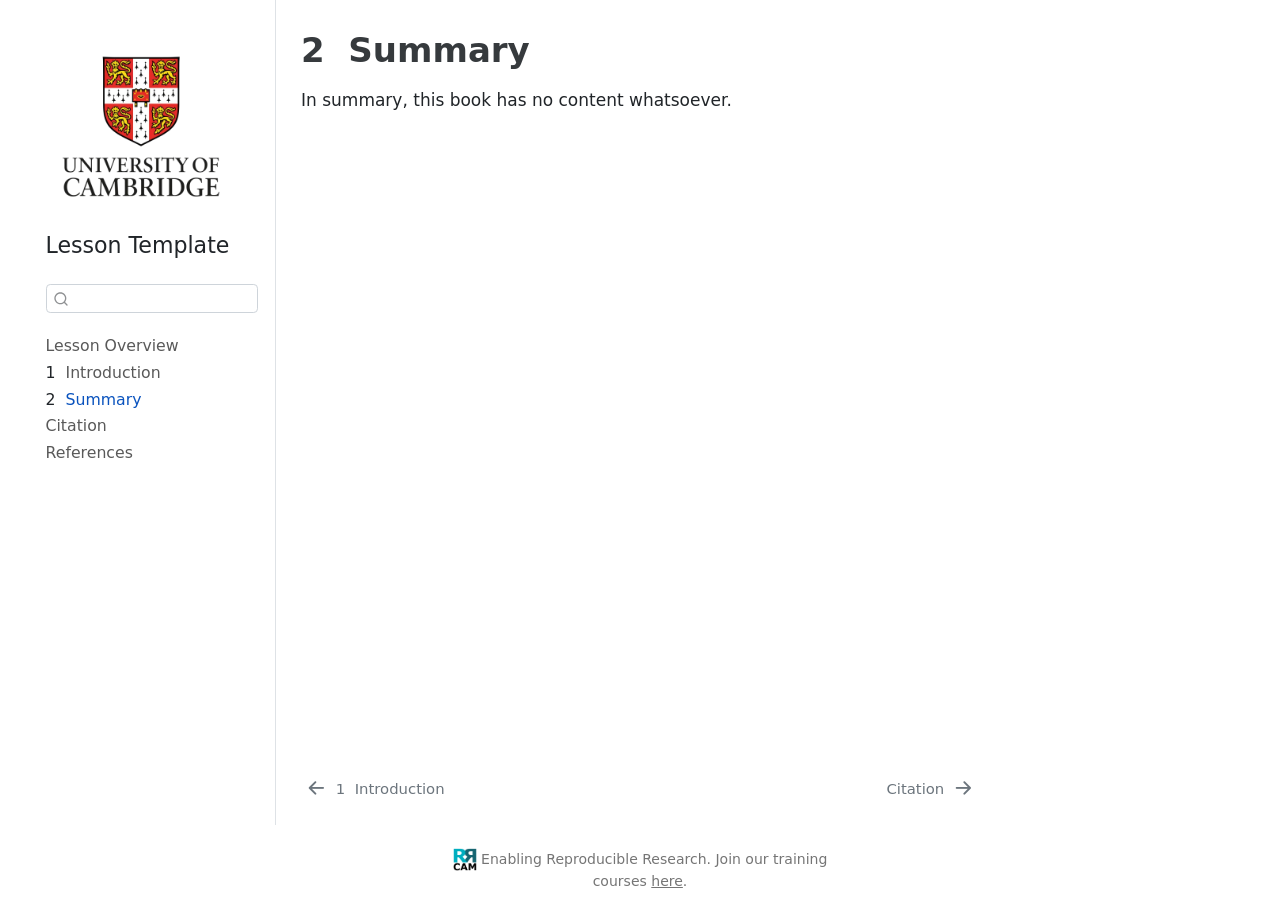
<file: docs/summary.html>
<!DOCTYPE html>
<html xmlns="http://www.w3.org/1999/xhtml" lang="en" xml:lang="en"><head>

<meta charset="utf-8">
<meta name="generator" content="quarto-1.3.450">

<meta name="viewport" content="width=device-width, initial-scale=1.0, user-scalable=yes">


<title>Open Lesson Template - 2&nbsp; Summary</title>
<style>
code{white-space: pre-wrap;}
span.smallcaps{font-variant: small-caps;}
div.columns{display: flex; gap: min(4vw, 1.5em);}
div.column{flex: auto; overflow-x: auto;}
div.hanging-indent{margin-left: 1.5em; text-indent: -1.5em;}
ul.task-list{list-style: none;}
ul.task-list li input[type="checkbox"] {
  width: 0.8em;
  margin: 0 0.8em 0.2em -1em; /* quarto-specific, see https://github.com/quarto-dev/quarto-cli/issues/4556 */ 
  vertical-align: middle;
}
</style>


<script src="site_libs/quarto-nav/quarto-nav.js"></script>
<script src="site_libs/quarto-nav/headroom.min.js"></script>
<script src="site_libs/clipboard/clipboard.min.js"></script>
<script src="site_libs/quarto-search/autocomplete.umd.js"></script>
<script src="site_libs/quarto-search/fuse.min.js"></script>
<script src="site_libs/quarto-search/quarto-search.js"></script>
<meta name="quarto:offset" content="./">
<link href="./citation.html" rel="next">
<link href="./intro.html" rel="prev">
<script src="site_libs/quarto-html/quarto.js"></script>
<script src="site_libs/quarto-html/popper.min.js"></script>
<script src="site_libs/quarto-html/tippy.umd.min.js"></script>
<script src="site_libs/quarto-html/anchor.min.js"></script>
<link href="site_libs/quarto-html/tippy.css" rel="stylesheet">
<link href="site_libs/quarto-html/quarto-syntax-highlighting.css" rel="stylesheet" id="quarto-text-highlighting-styles">
<script src="site_libs/bootstrap/bootstrap.min.js"></script>
<link href="site_libs/bootstrap/bootstrap-icons.css" rel="stylesheet">
<link href="site_libs/bootstrap/bootstrap.min.css" rel="stylesheet" id="quarto-bootstrap" data-mode="light">
<script id="quarto-search-options" type="application/json">{
  "location": "sidebar",
  "copy-button": false,
  "collapse-after": 3,
  "panel-placement": "start",
  "type": "textbox",
  "limit": 20,
  "language": {
    "search-no-results-text": "No results",
    "search-matching-documents-text": "matching documents",
    "search-copy-link-title": "Copy link to search",
    "search-hide-matches-text": "Hide additional matches",
    "search-more-match-text": "more match in this document",
    "search-more-matches-text": "more matches in this document",
    "search-clear-button-title": "Clear",
    "search-detached-cancel-button-title": "Cancel",
    "search-submit-button-title": "Submit",
    "search-label": "Search"
  }
}</script>


<link rel="stylesheet" href="styles.css">
</head>

<body class="nav-sidebar floating">

<div id="quarto-search-results"></div>
  <header id="quarto-header" class="headroom fixed-top">
  <nav class="quarto-secondary-nav">
    <div class="container-fluid d-flex">
      <button type="button" class="quarto-btn-toggle btn" data-bs-toggle="collapse" data-bs-target="#quarto-sidebar,#quarto-sidebar-glass" aria-controls="quarto-sidebar" aria-expanded="false" aria-label="Toggle sidebar navigation" onclick="if (window.quartoToggleHeadroom) { window.quartoToggleHeadroom(); }">
        <i class="bi bi-layout-text-sidebar-reverse"></i>
      </button>
      <nav class="quarto-page-breadcrumbs" aria-label="breadcrumb"><ol class="breadcrumb"><li class="breadcrumb-item"><a href="./summary.html"><span class="chapter-number">2</span>&nbsp; <span class="chapter-title">Summary</span></a></li></ol></nav>
      <a class="flex-grow-1" role="button" data-bs-toggle="collapse" data-bs-target="#quarto-sidebar,#quarto-sidebar-glass" aria-controls="quarto-sidebar" aria-expanded="false" aria-label="Toggle sidebar navigation" onclick="if (window.quartoToggleHeadroom) { window.quartoToggleHeadroom(); }">      
      </a>
      <button type="button" class="btn quarto-search-button" aria-label="" onclick="window.quartoOpenSearch();">
        <i class="bi bi-search"></i>
      </button>
    </div>
  </nav>
</header>
<!-- content -->
<div id="quarto-content" class="quarto-container page-columns page-rows-contents page-layout-article">
<!-- sidebar -->
  <nav id="quarto-sidebar" class="sidebar collapse collapse-horizontal sidebar-navigation floating overflow-auto">
    <div class="pt-lg-2 mt-2 text-left sidebar-header sidebar-header-stacked">
      <a href="./index.html" class="sidebar-logo-link">
      <img src="./images/uoc-logo.png" alt="" class="sidebar-logo py-0 d-lg-inline d-none">
      </a>
    <div class="sidebar-title mb-0 py-0">
      <a href="./">Lesson Template</a> 
    </div>
      </div>
        <div class="mt-2 flex-shrink-0 align-items-center">
        <div class="sidebar-search">
        <div id="quarto-search" class="" title="Search"></div>
        </div>
        </div>
    <div class="sidebar-menu-container"> 
    <ul class="list-unstyled mt-1">
        <li class="sidebar-item">
  <div class="sidebar-item-container"> 
  <a href="./index.html" class="sidebar-item-text sidebar-link">
 <span class="menu-text">Lesson Overview</span></a>
  </div>
</li>
        <li class="sidebar-item">
  <div class="sidebar-item-container"> 
  <a href="./intro.html" class="sidebar-item-text sidebar-link">
 <span class="menu-text"><span class="chapter-number">1</span>&nbsp; <span class="chapter-title">Introduction</span></span></a>
  </div>
</li>
        <li class="sidebar-item">
  <div class="sidebar-item-container"> 
  <a href="./summary.html" class="sidebar-item-text sidebar-link active">
 <span class="menu-text"><span class="chapter-number">2</span>&nbsp; <span class="chapter-title">Summary</span></span></a>
  </div>
</li>
        <li class="sidebar-item">
  <div class="sidebar-item-container"> 
  <a href="./citation.html" class="sidebar-item-text sidebar-link">
 <span class="menu-text">Citation</span></a>
  </div>
</li>
        <li class="sidebar-item">
  <div class="sidebar-item-container"> 
  <a href="./references.html" class="sidebar-item-text sidebar-link">
 <span class="menu-text">References</span></a>
  </div>
</li>
    </ul>
    </div>
</nav>
<div id="quarto-sidebar-glass" data-bs-toggle="collapse" data-bs-target="#quarto-sidebar,#quarto-sidebar-glass"></div>
<!-- margin-sidebar -->
    <div id="quarto-margin-sidebar" class="sidebar margin-sidebar">
        
    </div>
<!-- main -->
<main class="content" id="quarto-document-content">

<header id="title-block-header" class="quarto-title-block default">
<div class="quarto-title">
<h1 class="title"><span class="chapter-number">2</span>&nbsp; <span class="chapter-title">Summary</span></h1>
</div>



<div class="quarto-title-meta">

    
  
    
  </div>
  

</header>

<p>In summary, this book has no content whatsoever.</p>



</main> <!-- /main -->
<script>
document.querySelectorAll('.callout[data-activity-number]').forEach((activity) => {
  const title = activity.querySelector('.callout-title-container');
  if (title) {
    title.textContent = `Activity ${activity.dataset.activityNumber}: ${activity.getAttribute('title')}`;

    const levelInfo = document.createElement('button');
    levelInfo.type = 'button';
    levelInfo.className = 'activity-level-info';
    levelInfo.setAttribute('aria-label', 'Explain activity levels');
    levelInfo.setAttribute('aria-expanded', 'false');
    levelInfo.textContent = 'i';

    const levelPopup = document.createElement('div');
    levelPopup.className = 'activity-level-popup';
    levelPopup.setAttribute('role', 'tooltip');
    levelPopup.hidden = true;
    levelPopup.innerHTML = '<strong>Activity levels</strong><br>●○○ Beginner: introductory concepts and guided steps.<br>●●○ Intermediate: some prior knowledge and independent application.<br>●●● Advanced: complex tasks requiring substantial prior knowledge.';

    levelInfo.addEventListener('click', () => {
      levelPopup.hidden = !levelPopup.hidden;
      levelInfo.setAttribute('aria-expanded', String(!levelPopup.hidden));
    });

    title.append(levelInfo, levelPopup);
  }
});
</script>
<script id="quarto-html-after-body" type="application/javascript">
window.document.addEventListener("DOMContentLoaded", function (event) {
  const toggleBodyColorMode = (bsSheetEl) => {
    const mode = bsSheetEl.getAttribute("data-mode");
    const bodyEl = window.document.querySelector("body");
    if (mode === "dark") {
      bodyEl.classList.add("quarto-dark");
      bodyEl.classList.remove("quarto-light");
    } else {
      bodyEl.classList.add("quarto-light");
      bodyEl.classList.remove("quarto-dark");
    }
  }
  const toggleBodyColorPrimary = () => {
    const bsSheetEl = window.document.querySelector("link#quarto-bootstrap");
    if (bsSheetEl) {
      toggleBodyColorMode(bsSheetEl);
    }
  }
  toggleBodyColorPrimary();  
  const icon = "";
  const anchorJS = new window.AnchorJS();
  anchorJS.options = {
    placement: 'right',
    icon: icon
  };
  anchorJS.add('.anchored');
  const isCodeAnnotation = (el) => {
    for (const clz of el.classList) {
      if (clz.startsWith('code-annotation-')) {                     
        return true;
      }
    }
    return false;
  }
  const clipboard = new window.ClipboardJS('.code-copy-button', {
    text: function(trigger) {
      const codeEl = trigger.previousElementSibling.cloneNode(true);
      for (const childEl of codeEl.children) {
        if (isCodeAnnotation(childEl)) {
          childEl.remove();
        }
      }
      return codeEl.innerText;
    }
  });
  clipboard.on('success', function(e) {
    // button target
    const button = e.trigger;
    // don't keep focus
    button.blur();
    // flash "checked"
    button.classList.add('code-copy-button-checked');
    var currentTitle = button.getAttribute("title");
    button.setAttribute("title", "Copied!");
    let tooltip;
    if (window.bootstrap) {
      button.setAttribute("data-bs-toggle", "tooltip");
      button.setAttribute("data-bs-placement", "left");
      button.setAttribute("data-bs-title", "Copied!");
      tooltip = new bootstrap.Tooltip(button, 
        { trigger: "manual", 
          customClass: "code-copy-button-tooltip",
          offset: [0, -8]});
      tooltip.show();    
    }
    setTimeout(function() {
      if (tooltip) {
        tooltip.hide();
        button.removeAttribute("data-bs-title");
        button.removeAttribute("data-bs-toggle");
        button.removeAttribute("data-bs-placement");
      }
      button.setAttribute("title", currentTitle);
      button.classList.remove('code-copy-button-checked');
    }, 1000);
    // clear code selection
    e.clearSelection();
  });
  function tippyHover(el, contentFn) {
    const config = {
      allowHTML: true,
      content: contentFn,
      maxWidth: 500,
      delay: 100,
      arrow: false,
      appendTo: function(el) {
          return el.parentElement;
      },
      interactive: true,
      interactiveBorder: 10,
      theme: 'quarto',
      placement: 'bottom-start'
    };
    window.tippy(el, config); 
  }
  const noterefs = window.document.querySelectorAll('a[role="doc-noteref"]');
  for (var i=0; i<noterefs.length; i++) {
    const ref = noterefs[i];
    tippyHover(ref, function() {
      // use id or data attribute instead here
      let href = ref.getAttribute('data-footnote-href') || ref.getAttribute('href');
      try { href = new URL(href).hash; } catch {}
      const id = href.replace(/^#\/?/, "");
      const note = window.document.getElementById(id);
      return note.innerHTML;
    });
  }
      let selectedAnnoteEl;
      const selectorForAnnotation = ( cell, annotation) => {
        let cellAttr = 'data-code-cell="' + cell + '"';
        let lineAttr = 'data-code-annotation="' +  annotation + '"';
        const selector = 'span[' + cellAttr + '][' + lineAttr + ']';
        return selector;
      }
      const selectCodeLines = (annoteEl) => {
        const doc = window.document;
        const targetCell = annoteEl.getAttribute("data-target-cell");
        const targetAnnotation = annoteEl.getAttribute("data-target-annotation");
        const annoteSpan = window.document.querySelector(selectorForAnnotation(targetCell, targetAnnotation));
        const lines = annoteSpan.getAttribute("data-code-lines").split(",");
        const lineIds = lines.map((line) => {
          return targetCell + "-" + line;
        })
        let top = null;
        let height = null;
        let parent = null;
        if (lineIds.length > 0) {
            //compute the position of the single el (top and bottom and make a div)
            const el = window.document.getElementById(lineIds[0]);
            top = el.offsetTop;
            height = el.offsetHeight;
            parent = el.parentElement.parentElement;
          if (lineIds.length > 1) {
            const lastEl = window.document.getElementById(lineIds[lineIds.length - 1]);
            const bottom = lastEl.offsetTop + lastEl.offsetHeight;
            height = bottom - top;
          }
          if (top !== null && height !== null && parent !== null) {
            // cook up a div (if necessary) and position it 
            let div = window.document.getElementById("code-annotation-line-highlight");
            if (div === null) {
              div = window.document.createElement("div");
              div.setAttribute("id", "code-annotation-line-highlight");
              div.style.position = 'absolute';
              parent.appendChild(div);
            }
            div.style.top = top - 2 + "px";
            div.style.height = height + 4 + "px";
            let gutterDiv = window.document.getElementById("code-annotation-line-highlight-gutter");
            if (gutterDiv === null) {
              gutterDiv = window.document.createElement("div");
              gutterDiv.setAttribute("id", "code-annotation-line-highlight-gutter");
              gutterDiv.style.position = 'absolute';
              const codeCell = window.document.getElementById(targetCell);
              const gutter = codeCell.querySelector('.code-annotation-gutter');
              gutter.appendChild(gutterDiv);
            }
            gutterDiv.style.top = top - 2 + "px";
            gutterDiv.style.height = height + 4 + "px";
          }
          selectedAnnoteEl = annoteEl;
        }
      };
      const unselectCodeLines = () => {
        const elementsIds = ["code-annotation-line-highlight", "code-annotation-line-highlight-gutter"];
        elementsIds.forEach((elId) => {
          const div = window.document.getElementById(elId);
          if (div) {
            div.remove();
          }
        });
        selectedAnnoteEl = undefined;
      };
      // Attach click handler to the DT
      const annoteDls = window.document.querySelectorAll('dt[data-target-cell]');
      for (const annoteDlNode of annoteDls) {
        annoteDlNode.addEventListener('click', (event) => {
          const clickedEl = event.target;
          if (clickedEl !== selectedAnnoteEl) {
            unselectCodeLines();
            const activeEl = window.document.querySelector('dt[data-target-cell].code-annotation-active');
            if (activeEl) {
              activeEl.classList.remove('code-annotation-active');
            }
            selectCodeLines(clickedEl);
            clickedEl.classList.add('code-annotation-active');
          } else {
            // Unselect the line
            unselectCodeLines();
            clickedEl.classList.remove('code-annotation-active');
          }
        });
      }
  const findCites = (el) => {
    const parentEl = el.parentElement;
    if (parentEl) {
      const cites = parentEl.dataset.cites;
      if (cites) {
        return {
          el,
          cites: cites.split(' ')
        };
      } else {
        return findCites(el.parentElement)
      }
    } else {
      return undefined;
    }
  };
  var bibliorefs = window.document.querySelectorAll('a[role="doc-biblioref"]');
  for (var i=0; i<bibliorefs.length; i++) {
    const ref = bibliorefs[i];
    const citeInfo = findCites(ref);
    if (citeInfo) {
      tippyHover(citeInfo.el, function() {
        var popup = window.document.createElement('div');
        citeInfo.cites.forEach(function(cite) {
          var citeDiv = window.document.createElement('div');
          citeDiv.classList.add('hanging-indent');
          citeDiv.classList.add('csl-entry');
          var biblioDiv = window.document.getElementById('ref-' + cite);
          if (biblioDiv) {
            citeDiv.innerHTML = biblioDiv.innerHTML;
          }
          popup.appendChild(citeDiv);
        });
        return popup.innerHTML;
      });
    }
  }
});
</script>
<nav class="page-navigation">
  <div class="nav-page nav-page-previous">
      <a href="./intro.html" class="pagination-link">
        <i class="bi bi-arrow-left-short"></i> <span class="nav-page-text"><span class="chapter-number">1</span>&nbsp; <span class="chapter-title">Introduction</span></span>
      </a>          
  </div>
  <div class="nav-page nav-page-next">
      <a href="./citation.html" class="pagination-link">
        <span class="nav-page-text">Citation</span> <i class="bi bi-arrow-right-short"></i>
      </a>
  </div>
</nav>
</div> <!-- /content -->
<footer class="footer">
  <div class="nav-footer">
    <div class="nav-footer-left">
      &nbsp;
    </div>   
    <div class="nav-footer-center"><img src="images/rrcam-logo.webp" class="img-fluid" width="24" alt="RRCam logo"> Enabling Reproducible Research. Join our training courses <a href="https://www.reproducibleresearchcambridge.co.uk/">here</a>.</div>
    <div class="nav-footer-right">
      &nbsp;
    </div>
  </div>
</footer>



</body></html>
</file>
<file: docs/site_libs/quarto-html/tippy.css>
.tippy-box[data-animation=fade][data-state=hidden]{opacity:0}[data-tippy-root]{max-width:calc(100vw - 10px)}.tippy-box{position:relative;background-color:#333;color:#fff;border-radius:4px;font-size:14px;line-height:1.4;white-space:normal;outline:0;transition-property:transform,visibility,opacity}.tippy-box[data-placement^=top]>.tippy-arrow{bottom:0}.tippy-box[data-placement^=top]>.tippy-arrow:before{bottom:-7px;left:0;border-width:8px 8px 0;border-top-color:initial;transform-origin:center top}.tippy-box[data-placement^=bottom]>.tippy-arrow{top:0}.tippy-box[data-placement^=bottom]>.tippy-arrow:before{top:-7px;left:0;border-width:0 8px 8px;border-bottom-color:initial;transform-origin:center bottom}.tippy-box[data-placement^=left]>.tippy-arrow{right:0}.tippy-box[data-placement^=left]>.tippy-arrow:before{border-width:8px 0 8px 8px;border-left-color:initial;right:-7px;transform-origin:center left}.tippy-box[data-placement^=right]>.tippy-arrow{left:0}.tippy-box[data-placement^=right]>.tippy-arrow:before{left:-7px;border-width:8px 8px 8px 0;border-right-color:initial;transform-origin:center right}.tippy-box[data-inertia][data-state=visible]{transition-timing-function:cubic-bezier(.54,1.5,.38,1.11)}.tippy-arrow{width:16px;height:16px;color:#333}.tippy-arrow:before{content:"";position:absolute;border-color:transparent;border-style:solid}.tippy-content{position:relative;padding:5px 9px;z-index:1}
</file>
<file: docs/site_libs/quarto-html/quarto-syntax-highlighting.css>
/* quarto syntax highlight colors */
:root {
  --quarto-hl-ot-color: #003B4F;
  --quarto-hl-at-color: #657422;
  --quarto-hl-ss-color: #20794D;
  --quarto-hl-an-color: #5E5E5E;
  --quarto-hl-fu-color: #4758AB;
  --quarto-hl-st-color: #20794D;
  --quarto-hl-cf-color: #003B4F;
  --quarto-hl-op-color: #5E5E5E;
  --quarto-hl-er-color: #AD0000;
  --quarto-hl-bn-color: #AD0000;
  --quarto-hl-al-color: #AD0000;
  --quarto-hl-va-color: #111111;
  --quarto-hl-bu-color: inherit;
  --quarto-hl-ex-color: inherit;
  --quarto-hl-pp-color: #AD0000;
  --quarto-hl-in-color: #5E5E5E;
  --quarto-hl-vs-color: #20794D;
  --quarto-hl-wa-color: #5E5E5E;
  --quarto-hl-do-color: #5E5E5E;
  --quarto-hl-im-color: #00769E;
  --quarto-hl-ch-color: #20794D;
  --quarto-hl-dt-color: #AD0000;
  --quarto-hl-fl-color: #AD0000;
  --quarto-hl-co-color: #5E5E5E;
  --quarto-hl-cv-color: #5E5E5E;
  --quarto-hl-cn-color: #8f5902;
  --quarto-hl-sc-color: #5E5E5E;
  --quarto-hl-dv-color: #AD0000;
  --quarto-hl-kw-color: #003B4F;
}

/* other quarto variables */
:root {
  --quarto-font-monospace: SFMono-Regular, Menlo, Monaco, Consolas, "Liberation Mono", "Courier New", monospace;
}

pre > code.sourceCode > span {
  color: #003B4F;
}

code span {
  color: #003B4F;
}

code.sourceCode > span {
  color: #003B4F;
}

div.sourceCode,
div.sourceCode pre.sourceCode {
  color: #003B4F;
}

code span.ot {
  color: #003B4F;
  font-style: inherit;
}

code span.at {
  color: #657422;
  font-style: inherit;
}

code span.ss {
  color: #20794D;
  font-style: inherit;
}

code span.an {
  color: #5E5E5E;
  font-style: inherit;
}

code span.fu {
  color: #4758AB;
  font-style: inherit;
}

code span.st {
  color: #20794D;
  font-style: inherit;
}

code span.cf {
  color: #003B4F;
  font-style: inherit;
}

code span.op {
  color: #5E5E5E;
  font-style: inherit;
}

code span.er {
  color: #AD0000;
  font-style: inherit;
}

code span.bn {
  color: #AD0000;
  font-style: inherit;
}

code span.al {
  color: #AD0000;
  font-style: inherit;
}

code span.va {
  color: #111111;
  font-style: inherit;
}

code span.bu {
  font-style: inherit;
}

code span.ex {
  font-style: inherit;
}

code span.pp {
  color: #AD0000;
  font-style: inherit;
}

code span.in {
  color: #5E5E5E;
  font-style: inherit;
}

code span.vs {
  color: #20794D;
  font-style: inherit;
}

code span.wa {
  color: #5E5E5E;
  font-style: italic;
}

code span.do {
  color: #5E5E5E;
  font-style: italic;
}

code span.im {
  color: #00769E;
  font-style: inherit;
}

code span.ch {
  color: #20794D;
  font-style: inherit;
}

code span.dt {
  color: #AD0000;
  font-style: inherit;
}

code span.fl {
  color: #AD0000;
  font-style: inherit;
}

code span.co {
  color: #5E5E5E;
  font-style: inherit;
}

code span.cv {
  color: #5E5E5E;
  font-style: italic;
}

code span.cn {
  color: #8f5902;
  font-style: inherit;
}

code span.sc {
  color: #5E5E5E;
  font-style: inherit;
}

code span.dv {
  color: #AD0000;
  font-style: inherit;
}

code span.kw {
  color: #003B4F;
  font-style: inherit;
}

.prevent-inlining {
  content: "</";
}

/*# sourceMappingURL=debc5d5d77c3f9108843748ff7464032.css.map */
</file>
<file: docs/styles.css>
.callout[data-activity-number] .callout-icon-container {
  display: none;
}

.callout[data-activity-number] .callout-header {
  padding-top: 0.75rem;
  padding-bottom: 0.5rem;
}

.callout[data-level] .callout-title-container::after {
  display: block;
  margin-top: 0.35rem;
  color: var(--bs-secondary-color);
  content: "Level: \25CF\25CF\25CB";
  font-size: 0.8rem;
  font-weight: 400;
  line-height: 1.25;
  white-space: pre-line;
}

.callout[data-level] .callout-title-container {
  position: relative;
  line-height: 1.25;
}

.activity-level-info {
  position: absolute;
  right: 0;
  bottom: 0;
  width: 1.1rem;
  height: 1.1rem;
  padding: 0;
  border: 1px solid currentColor;
  border-radius: 50%;
  background: transparent;
  color: var(--bs-secondary-color);
  font-size: 0.75rem;
  font-weight: 700;
  line-height: 1;
  cursor: pointer;
}

.activity-level-info:hover,
.activity-level-info:focus-visible {
  color: var(--bs-primary);
}

.activity-level-popup {
  position: absolute;
  right: 0;
  bottom: 1.5rem;
  z-index: 10;
  width: min(20rem, calc(100vw - 3rem));
  padding: 0.65rem 0.75rem;
  border: 1px solid var(--bs-border-color);
  border-radius: 0.25rem;
  background: var(--bs-body-bg);
  box-shadow: 0 0.25rem 0.75rem rgb(0 0 0 / 15%);
  color: var(--bs-body-color);
  font-size: 0.75rem;
  font-weight: 400;
  line-height: 1.4;
  text-align: left;
}

.callout[data-level="beginner"] .callout-title-container::after {
  content: "Level: \25CF\25CB\25CB";
}

.callout[data-level="intermediate"] .callout-title-container::after {
  content: "Level: \25CF\25CF\25CB";
}

.callout[data-level="advanced"] .callout-title-container::after {
  content: "Level: \25CF\25CF\25CF";
}

.callout-activity > .callout-body > p:last-child {
  margin-bottom: 0;
}

@media (max-width: 480px) {
  .callout[data-level] .callout-title-container::after {
    font-size: 0.75rem;
  }
}
</file>
